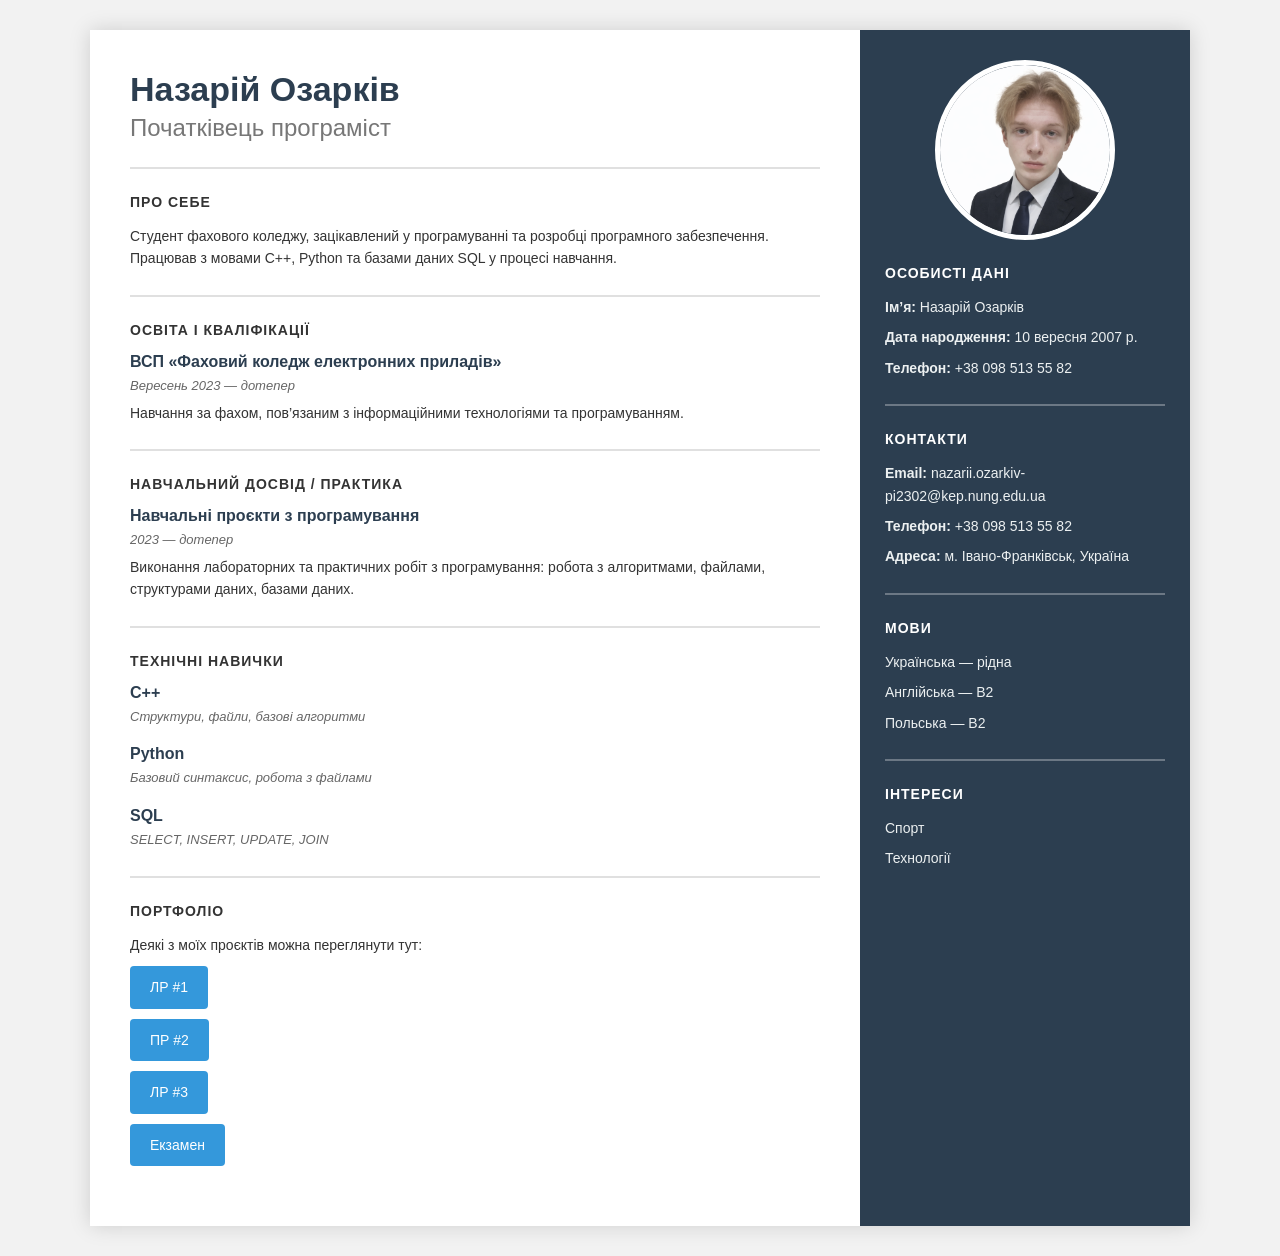
<file: index.html>
<!DOCTYPE html>
<html lang="uk">
<head>
    <meta charset="UTF-8">
    <title>Резюме</title>
    <link rel="stylesheet" href="LR3/styles/main.css">
</head>
<body>
    <div class="container">
        <main class="content">
            <header>
                <h1>Назарій Озарків</h1>
                <h2>Початківець програміст</h2>
            </header>
            <hr>
            <section>
                <h3>Про себе</h3>
                <p>
                    Студент фахового коледжу, зацікавлений у програмуванні та розробці програмного
                    забезпечення. Працював з мовами C++, Python та базами даних SQL у процесі навчання.
                </p>
            </section>

            <hr>

            <section>
                <h3>Освіта і кваліфікації</h3>
                <article class="cv-item">
                    <h4>ВСП «Фаховий коледж електронних приладів»</h4>
                    <p>
                        <time datetime="2023-09">Вересень 2023</time> — дотепер
                    </p>
                    <p>
                        Навчання за фахом, пов’язаним з інформаційними технологіями та програмуванням.
                    </p>
                </article>
            </section>
            <hr>
            <section>
                <h3>Навчальний досвід / практика</h3>
                <article class="cv-item">
                    <h4>Навчальні проєкти з програмування</h4>
                    <p>
                        <time datetime="2023">2023</time> — дотепер
                    </p>
                    <p>
                        Виконання лабораторних та практичних робіт з програмування:
                        робота з алгоритмами, файлами, структурами даних, базами даних.
                    </p>
                </article>
            </section>
            <hr>
            <section>
                <h3>Технічні навички</h3>

                <article class="cv-item">
                    <h4>C++</h4>
                    <p>Структури, файли, базові алгоритми</p>
                </article>

                <article class="cv-item">
                    <h4>Python</h4>
                    <p>Базовий синтаксис, робота з файлами</p>
                </article>

                <article class="cv-item">
                    <h4>SQL</h4>
                    <p>SELECT, INSERT, UPDATE, JOIN</p>
                </article>
            </section>

            <hr>

            <section>
                <h3>Портфоліо</h3>
                <p>Деякі з моїх проєктів можна переглянути тут:</p>
                <nav>
                    <p><a href="LR1/individual_LR1/index.html" class="button">ЛР #1</a></p>
                    <p><a href="PR2/menu.html" class="button">ПР #2</a></p>
                    <p><a href="LR3/menu.html" class="button">ЛР #3</a></p>
                    <p><a href="Екзамен/index.html" class="button">Екзамен</a></p>
                </nav>
            </section>
        </main>

        <aside class="sidebar">

            <figure class="avatar">
                <img src="photo.png" alt="Фото Назарія Озарківа" class="avatar-img">
            </figure>

            <section>
                <h3>Особисті дані</h3>
                <p><strong>Ім’я:</strong> Назарій Озарків</p>
                <p><strong>Дата народження:</strong> <time datetime="2007-09-10">10 вересня 2007 р.</time></p>
                <p><strong>Телефон:</strong> +38 098 513 55 82</p>
            </section>
            <hr>
            <section>
                <h3>Контакти</h3>
                <address>
                    <p><strong>Email:</strong> nazarii.ozarkiv-pi2302@kep.nung.edu.ua</p>
                    <p><strong>Телефон:</strong> +38 098 513 55 82</p>
                    <p><strong>Адреса:</strong> м. Івано-Франківськ, Україна</p>
                </address>
            </section>
            <hr>
            <section>
                <h3>Мови</h3>
                <p>Українська — рідна</p>
                <p>Англійська — B2</p>
                <p>Польська — B2</p>
            </section>
            <hr>
            <section>
                <h3>Інтереси</h3>
                <p>Спорт</p>
                <p>Технології</p>
            </section>

        </aside>

    </div>

</body>
</html>
</file>
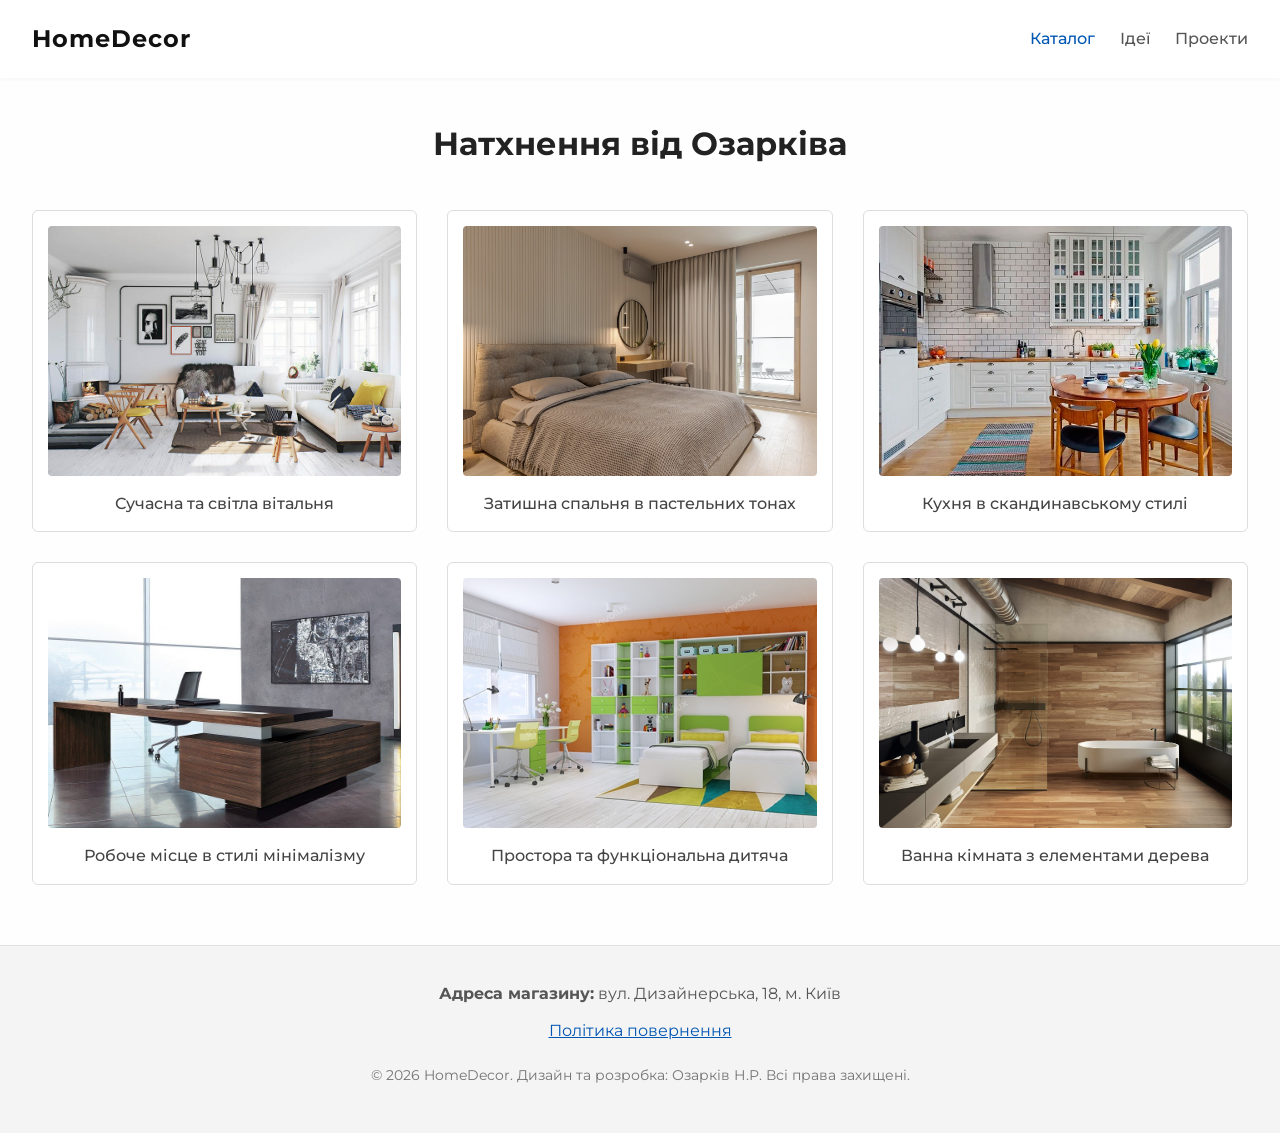
<file: Екзамен/index.html>
<!DOCTYPE html>
<html lang="uk">
<head>
    <meta charset="UTF-8">
    <meta name="viewport" content="width=device-width, initial-scale=1.0">
    <title>HomeDecor — Ідеї для дому</title>
    
    <link rel="preconnect" href="https://fonts.googleapis.com">
    <link rel="preconnect" href="https://fonts.gstatic.com" crossorigin>
    <link href="https://fonts.googleapis.com/css2?family=Montserrat:wght@400;500;700&display=swap" rel="stylesheet">
    
    <link rel="stylesheet" href="style.css">
</head>
<body>

    <header class="site-header">
        <div class="header-container">
            <div class="logo">HomeDecor</div>
            <nav class="site-nav">
                <ul>
                    <li><a href="#">Каталог</a></li>
                    <li><a href="#">Ідеї</a></li>
                    <li><a href="#">Проекти</a></li>
                </ul>
            </nav>
        </div>
    </header>

    <main class="main-content">
        <section class="ideas-section">
            <h2>Натхнення від Озарківа</h2>
            
            <div class="gallery">
                <figure class="gallery-item">
                    <div class="image-wrapper">
                        <img src="images/image1.jpg" alt="Інтер'єр вітальні">
                    </div>
                    <figcaption>Сучасна та світла вітальня</figcaption>
                </figure>

                <figure class="gallery-item">
                    <div class="image-wrapper">
                        <img src="images/image2.jpg" alt="Затишна спальня">
                    </div>
                    <figcaption>Затишна спальня в пастельних тонах</figcaption>
                </figure>

                <figure class="gallery-item">
                    <div class="image-wrapper">
                        <img src="images/image3.jpg" alt="Скандинавська кухня">
                    </div>
                    <figcaption>Кухня в скандинавському стилі</figcaption>
                </figure>

                <figure class="gallery-item">
                    <div class="image-wrapper">
                        <img src="images/image4.jpg" alt="Мінімалістичний офіс">
                    </div>
                    <figcaption>Робоче місце в стилі мінімалізму</figcaption>
                </figure>

                <figure class="gallery-item">
                    <div class="image-wrapper">
                        <img src="images/image5.jpg" alt="Дитяча кімната">
                    </div>
                    <figcaption>Простора та функціональна дитяча</figcaption>
                </figure>

                <figure class="gallery-item">
                    <div class="image-wrapper">
                        <img src="images/image6.jpg" alt="Стильна ванна кімната">
                    </div>
                    <figcaption>Ванна кімната з елементами дерева</figcaption>
                </figure>
            </div>
        </section>
    </main>

    <footer class="site-footer">
        <div class="footer-content">
            <p><strong>Адреса магазину:</strong> вул. Дизайнерська, 18, м. Київ</p>
            <p><a href="#">Політика повернення</a></p>
            <p>&copy; 2026 HomeDecor. Дизайн та розробка: Озарків Н.Р. Всі права захищені.</p>
        </div>
    </footer>
</body>
</html>
</file>
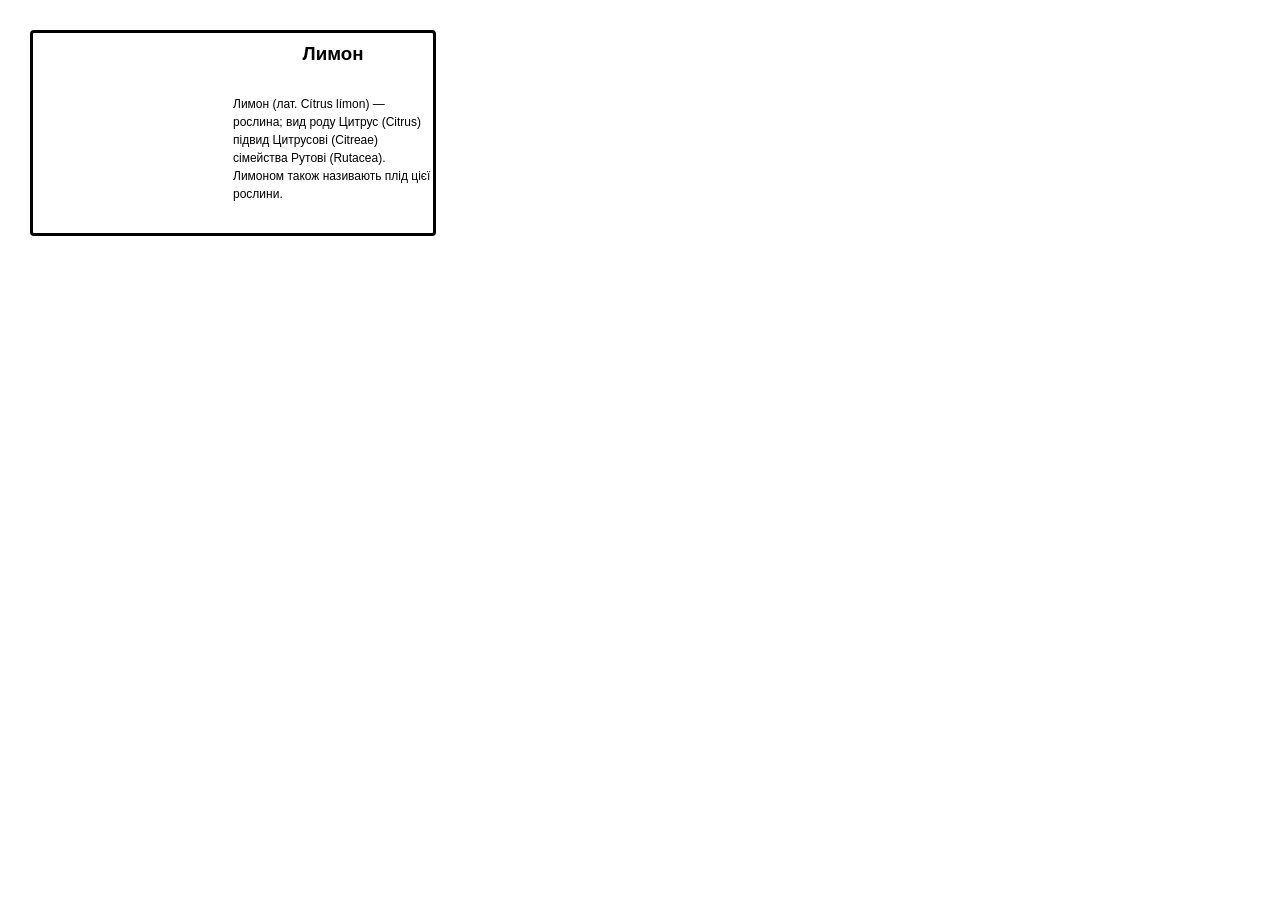
<file: PR2/task_lemon/index.html>
<!DOCTYPE html>
<html lang="en">
<head>
    <meta charset="UTF-8">
    <title>Title</title>
    <link rel="stylesheet" href="style.css">
</head>
<body>
    <div class="myblock">
        <div class="lemon"></div>
        <div class="about-lemon">
            <h3>Лимон</h3>
            <p>Лимон (лат. Cítrus límon) — рослина; вид роду Цитрус (Citrus) підвид Цитрусові (Citreae) сімейства Рутові (Rutacea). Лимоном також називають плід цієї рослини.</p>
        </div>
    </div>
</body>
</html>
</file>
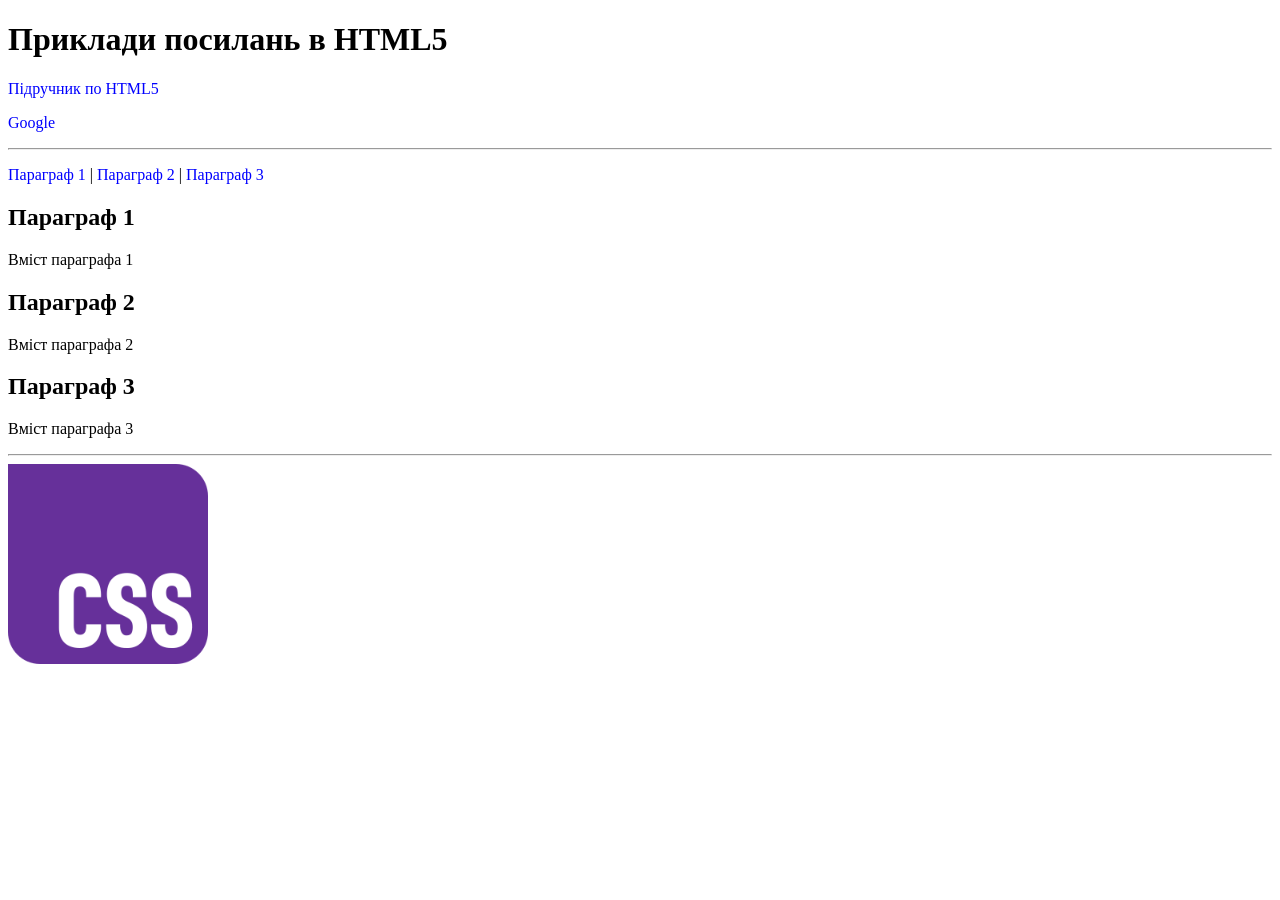
<file: LR1/examples_LR1/example_6/index.html>
<!DOCTYPE html>
<html>
<head>
    <meta charset="utf-8">
    <title>Посилання в HTML5</title>

    <style>
        a:link {
            color: blue;
            text-decoration: none;
        }

        a:visited {
            color: purple;
            text-decoration: none;
        }

        a:hover {
            color: red;
            text-decoration: underline;
        }

        a:active {
            color: orange;
            text-decoration: underline;
        }
    </style>
</head>

<body>

    <h1>Приклади посилань в HTML5</h1>

    <p>
        <a href="content.html">Підручник по HTML5</a>
    </p>

    <p>
        <a href="https://www.google.com/" target="_blank">Google</a>
    </p>

    <hr>

    <p>
        <a href="#paragraph1">Параграф 1</a> |
        <a href="#paragraph2">Параграф 2</a> |
        <a href="#paragraph3">Параграф 3</a>
    </p>

    <h2 id="paragraph1">Параграф 1</h2>
    <p>Вміст параграфа 1</p>

    <h2 id="paragraph2">Параграф 2</h2>
    <p>Вміст параграфа 2</p>

    <h2 id="paragraph3">Параграф 3</h2>
    <p>Вміст параграфа 3</p>

    <hr>

    <a href="index.html">
        <img src="cover.svg.png" alt="HTML tutorial" width="200">
    </a>

</body>
</html>
</file>
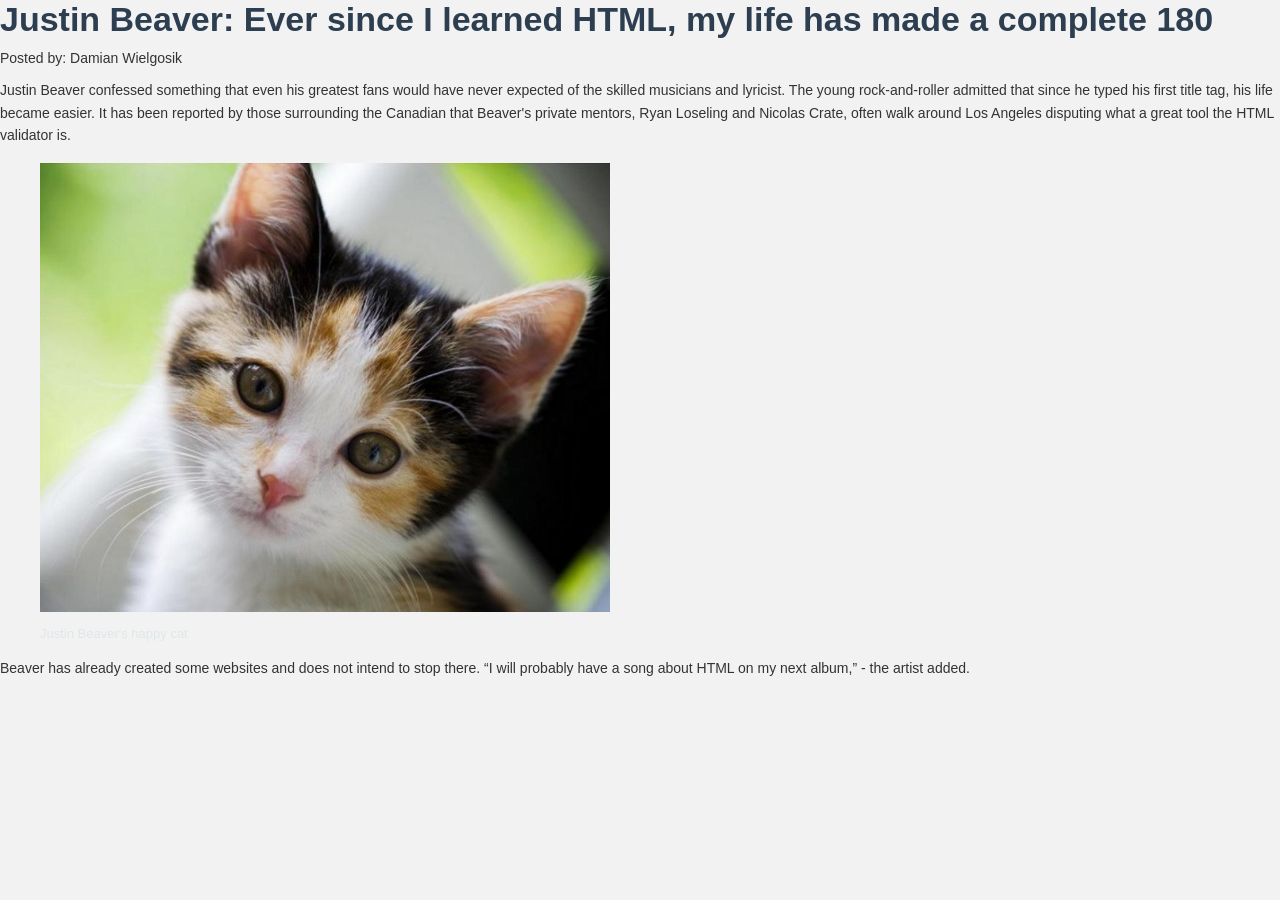
<file: LR3/article.html>
<!DOCTYPE html>
<html lang="en">
<head>
    <meta charset="utf-8">
    <title>Justin Beaver fascinated by HTML</title>
    <link rel="stylesheet" href="styles/main.css">
</head>
<body>
    <article>
        <header>
            <h1>Justin Beaver: Ever since I learned HTML, my life has made a complete 180</h1>
            <p>Posted by: Damian Wielgosik</p>
        </header>

        <p>
            Justin Beaver confessed something that even his greatest fans would have never expected of the skilled musicians and lyricist.
            The young rock-and-roller admitted that since he typed his first title tag, his life became easier. 
            It has been reported by those surrounding the Canadian that Beaver's private mentors, Ryan Loseling and Nicolas Crate, 
            often walk around Los Angeles disputing what a great tool the HTML validator is.
        </p>

        <figure>
            <img src="images/cat.jpg" alt="Justin Beaver's cat is pleased">
            <figcaption>Justin Beaver's happy cat</figcaption>
        </figure>

        <p>
            Beaver has already created some websites and does not intend to stop there.
            <q>I will probably have a song about HTML on my next album,</q> - the artist added.
        </p>
    </article>
</body>
</html>
</file>
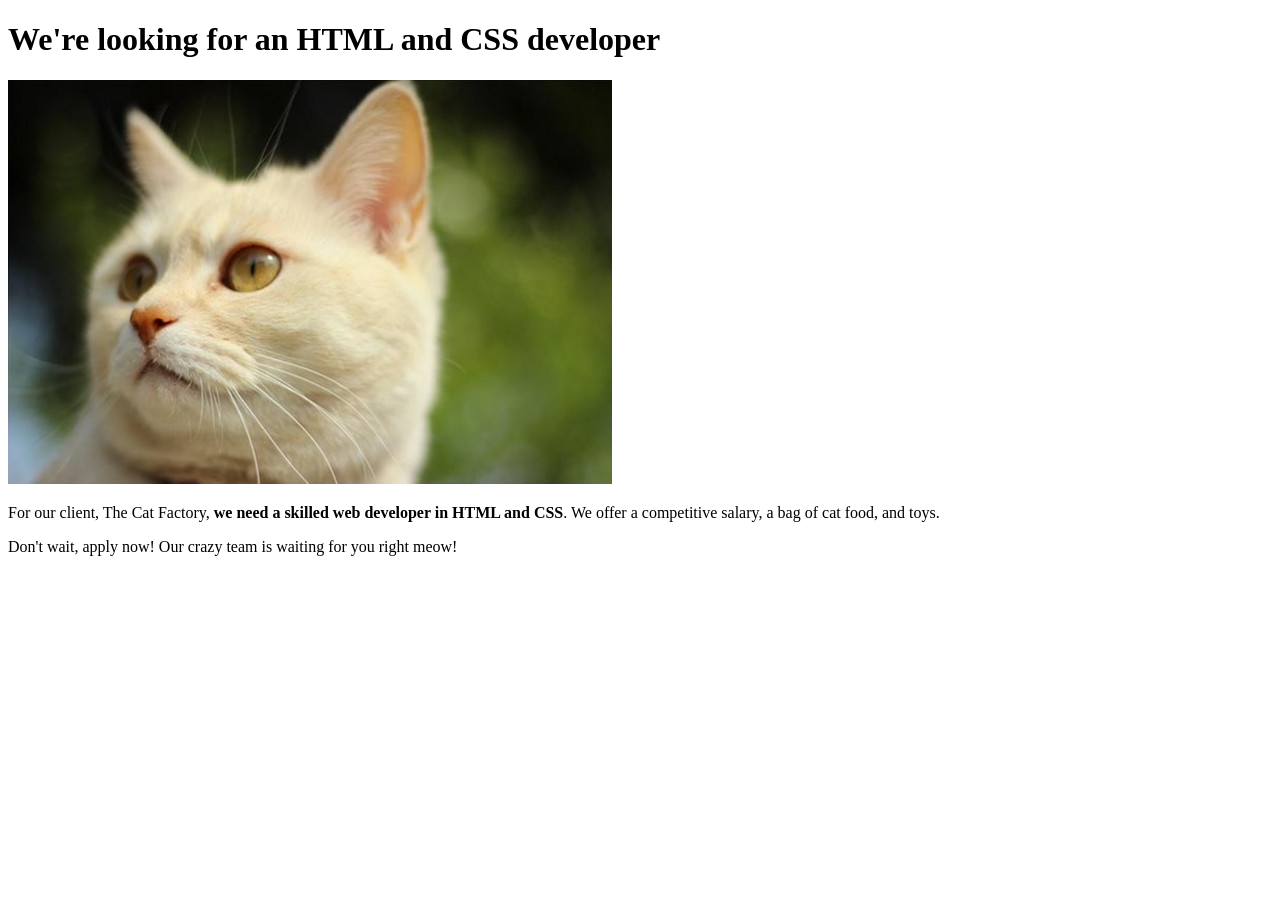
<file: LR3/vacancy.html>
<!DOCTYPE html>
<html lang="en">
    <head>
        <meta charset="UTF-8">
        <title>Job Offer: HTML and CSS developer</title>
        <meta charset="utf-8">
    </head>
    <body>
        <h1>We're looking for an HTML and CSS developer</h1>
        <img src="images/whitecat.jpg" alt="Логотип компанії">
        
        <p>For our client, The Cat Factory, <strong>we need a skilled web developer in HTML and CSS</strong>. 
        We offer a competitive salary, a bag of cat food, and toys.</p>
        
        <p>Don't wait, apply now! Our crazy team is waiting for you right meow!</p>
    </body>
    </html>
</file>
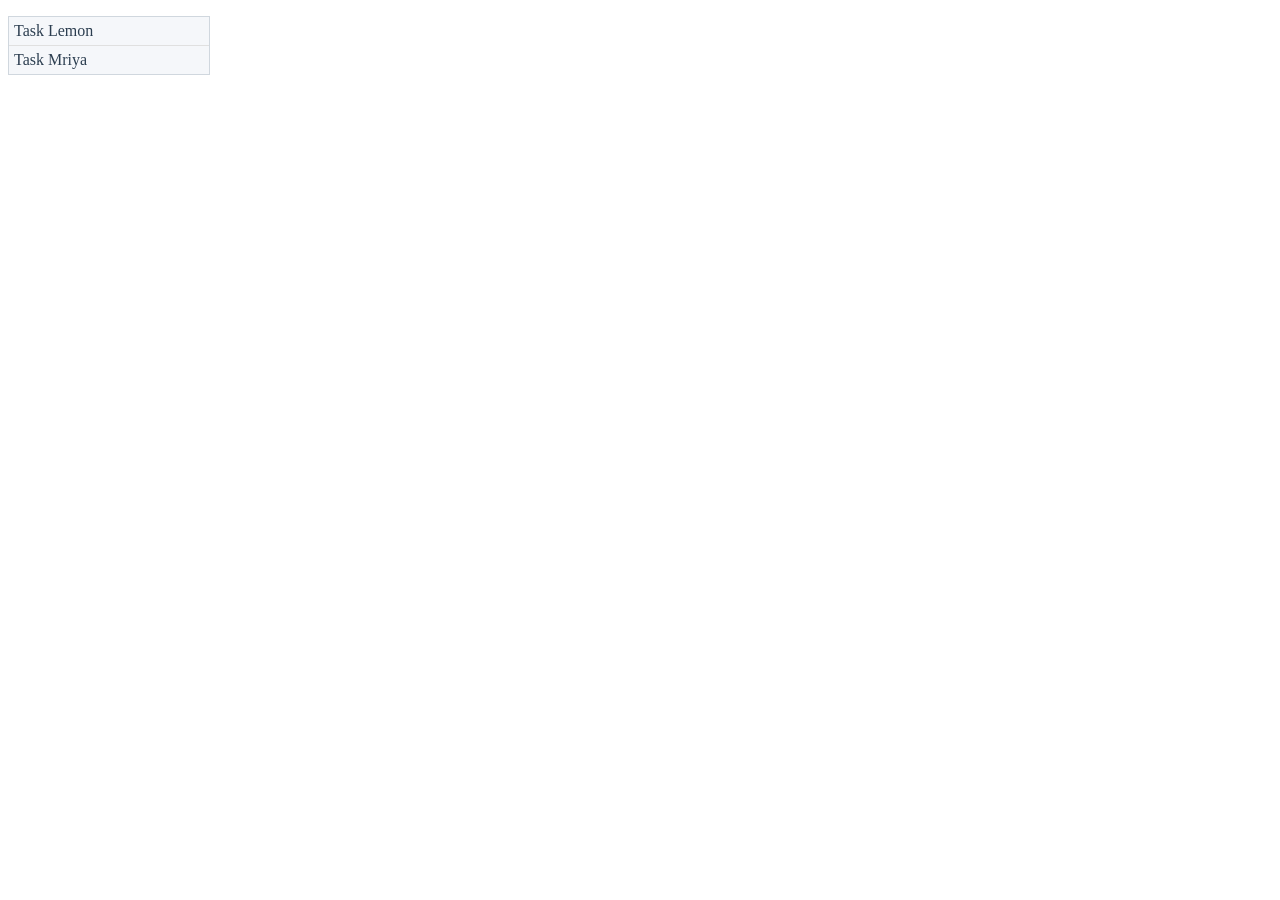
<file: PR2/menu.html>
<!DOCTYPE html>
<html lang="uk">
<head>
    <meta charset="UTF-8">
    <title>Навігаційне меню</title>
    <link rel="stylesheet" href="styles/main_menu.css">
</head>
<body>
    <nav>
        <ul class="site-nav">
            <li class="site-nav-item">
                <a href="task_lemon/index.html">Task Lemon</a>
            </li>
            <li class="site-nav-item">
              <a href="task_mriya/cossacs.html">Task Mriya</a>
            </li>
        </ul>
    </nav>
</body>
</html>
</file>
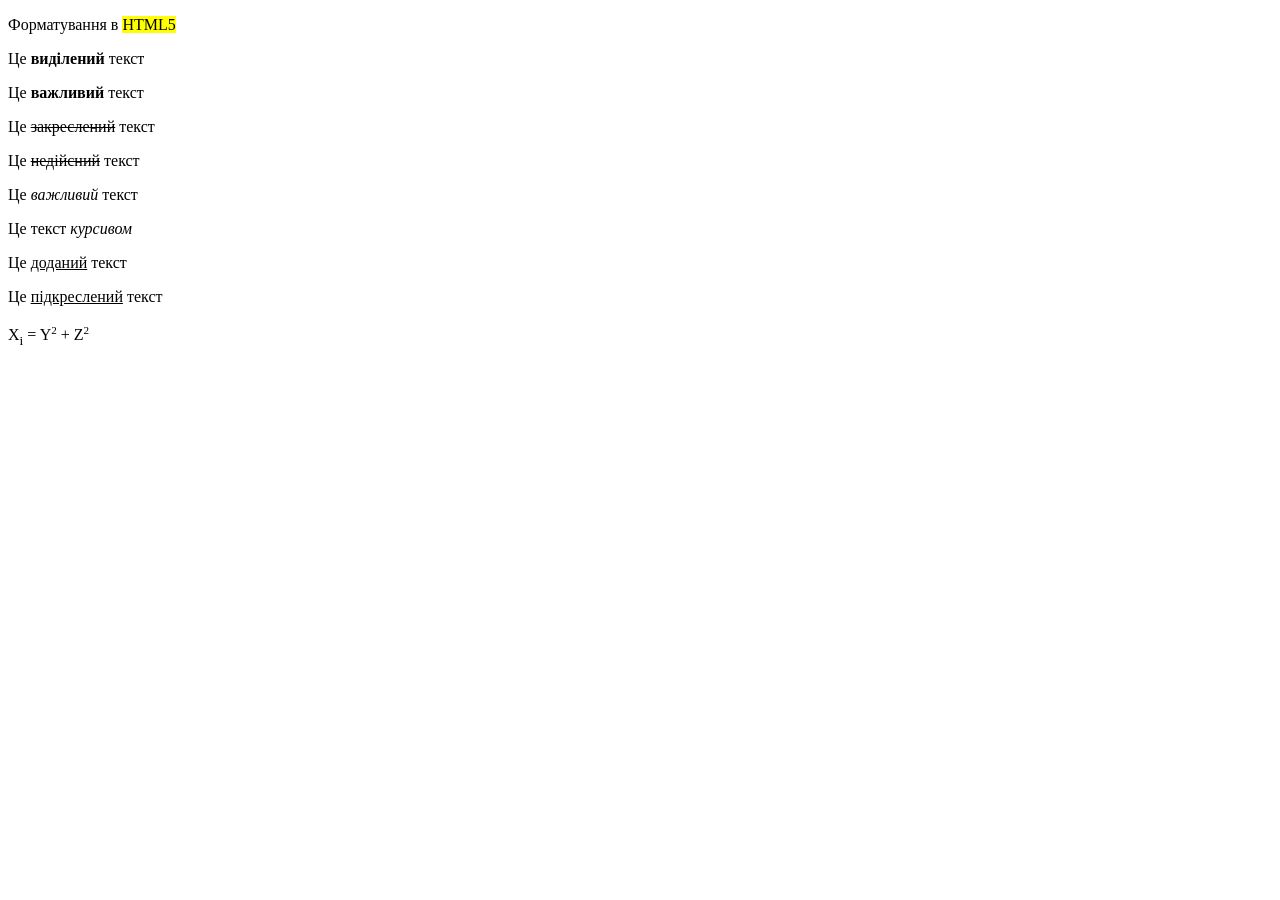
<file: LR1/examples_LR1/example_2.html>
<!DOCTYPE html>
<html>
<head>
    <meta charset="utf-8">
    <title>Форматування тексту в HTML5</title>
</head>

<body>

    <p>Форматування в <mark>HTML5</mark></p>

    <p>Це <b>виділений</b> текст</p>

    <p>Це <strong>важливий</strong> текст</p>

    <p>Це <del>закреслений</del> текст</p>

    <p>Це <s>недійсний</s> текст</p>

    <p>Це <em>важливий</em> текст</p>

    <p>Це текст <i>курсивом</i></p>

    <p>Це <ins>доданий</ins> текст</p>

    <p>Це <u>підкреслений</u> текст</p>

    <p>
        X<sub>i</sub> = Y<sup><small>2</small></sup> +
        Z<sup><small>2</small></sup>
    </p>

</body>
</html>
</file>
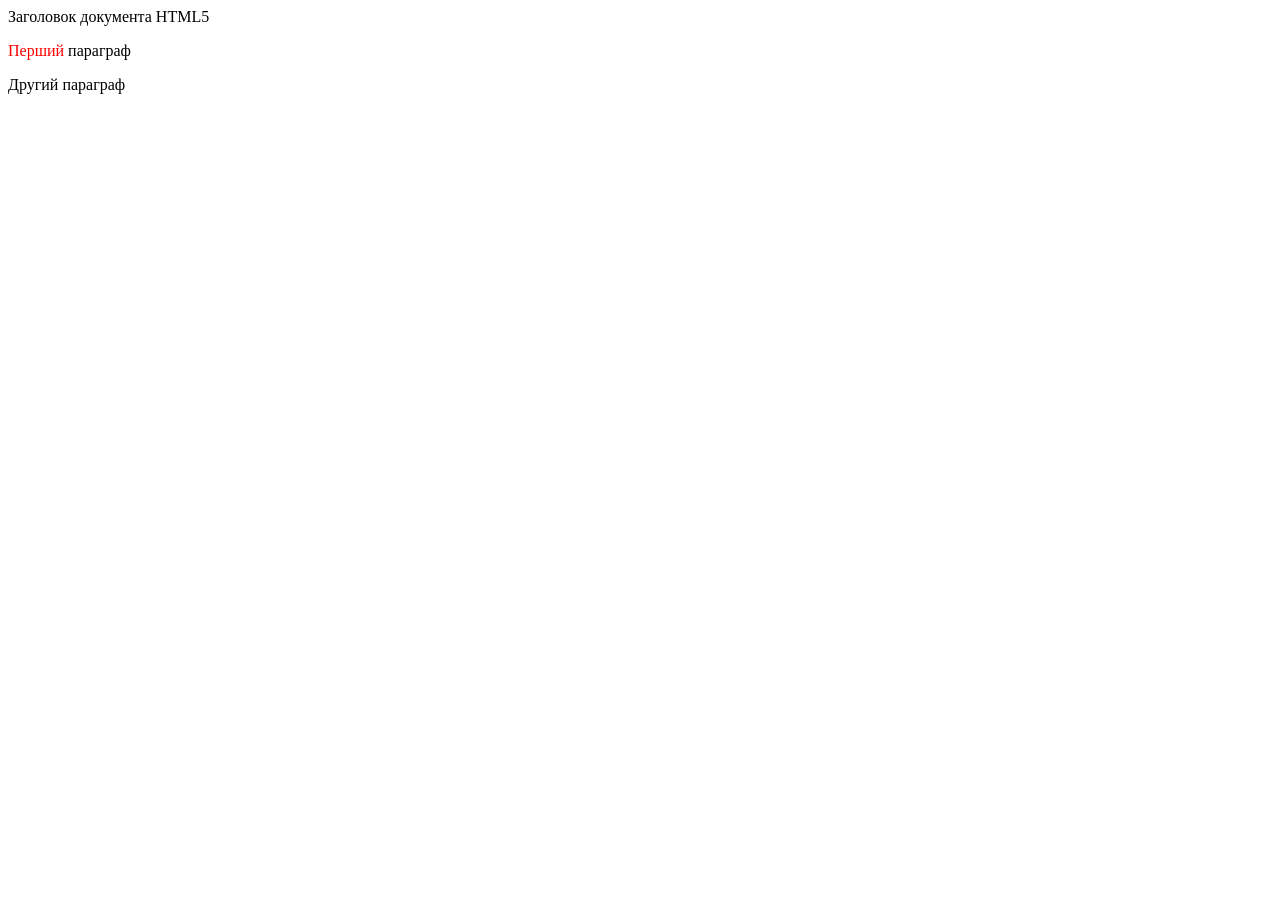
<file: LR1/examples_LR1/example_3.html>
<!DOCTYPE html>
<html>
<head>
    <meta charset="utf-8">
    <title>Документ HTML5</title>
</head>

<body>

    <div>Заголовок документа HTML5</div>

    <div>
        <p>
            <span style="color:red;">Перший</span> параграф
        </p>

        <p>
            <span>Другий</span> параграф
        </p>
    </div>

</body>
</html>
</file>
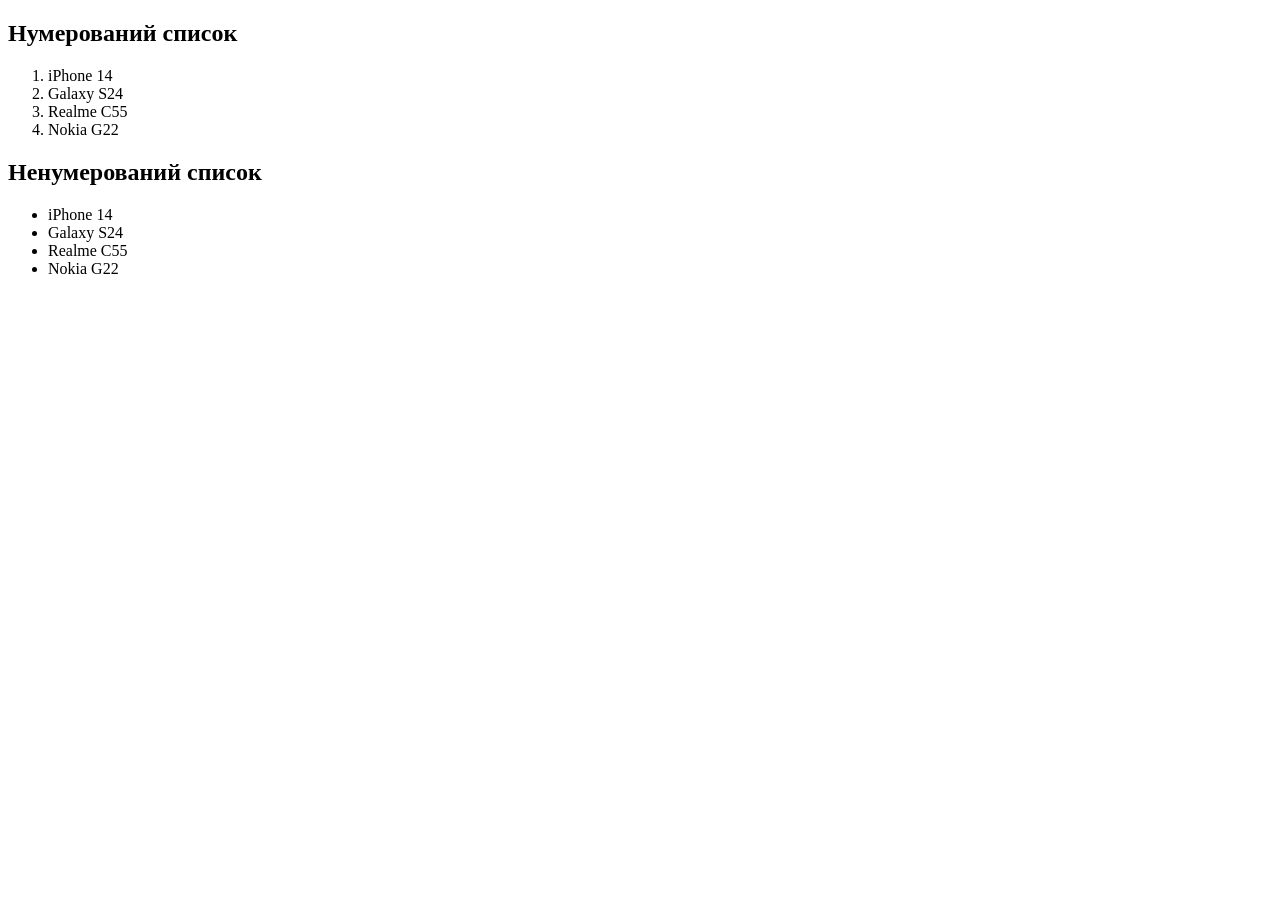
<file: LR1/examples_LR1/example_5.html>
<!DOCTYPE html>
<html>
<head>
    <meta charset="utf-8">
    <title>Списки в HTML5</title>
</head>

<body>

    <h2>Нумерований список</h2>

    <ol>
        <li>iPhone 14</li>
        <li>Galaxy S24</li>
        <li>Realme C55</li>
        <li>Nokia G22</li>
    </ol>

    <h2>Ненумерований список</h2>

    <ul>
        <li>iPhone 14</li>
        <li>Galaxy S24</li>
        <li>Realme C55</li>
        <li>Nokia G22</li>
    </ul>

</body>
</html>
</file>
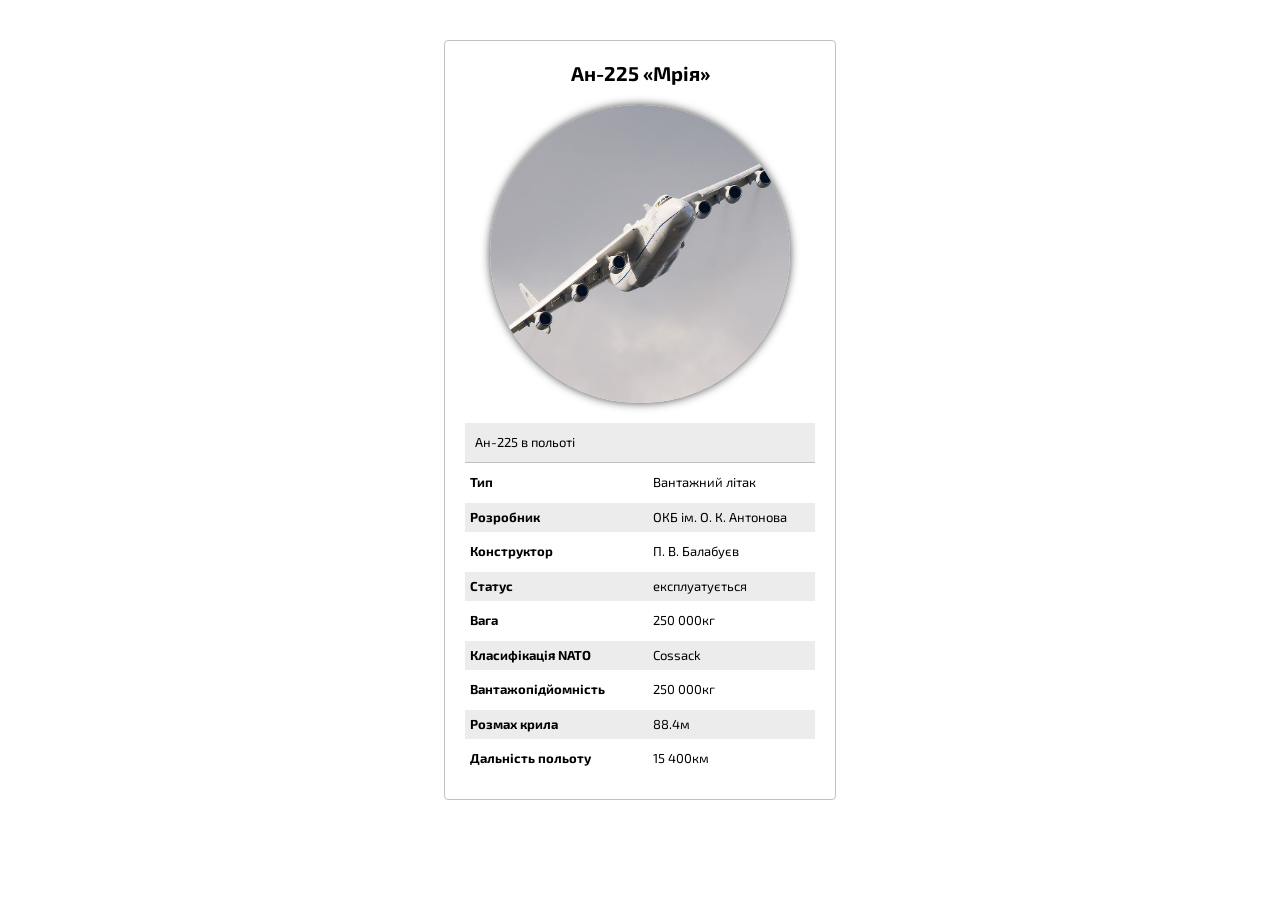
<file: PR2/task_mriya/cossacs.html>
<!DOCTYPE html>
<html lang="en">
<head>
    <meta charset="UTF-8">
    <title>Мрія</title>
    <link rel="stylesheet" href="cossacs.css">
    <link href="https://fonts.googleapis.com/css?family=Exo+2:400,700" rel="stylesheet">
</head>
<body>
    <div class="wrap">
        <h1>Ан-225 «Мрія»</h1>
        <img src="cossacs.jpg" alt="Ан-225">
        <p class="info">Ан-225 в польоті</p>
        <p><span class="side">Тип</span> 	Вантажний літак</p>
        <p><span class="side">Розробник</span> ОКБ ім. О. К. Антонова</p>
        <p><span class="side">Конструктор</span> 	П. В. Балабуєв</p>
        <p><span class="side">Статус</span> 	експлуатується</p>
        <p><span class="side">Вага</span> 250 000кг</p>
        <p><span class="side">Класифікація NATO</span> Cossack</p>
        <p><span class="side">Вантажопідйомність</span> 250 000кг</p>
        <p><span class="side">Розмах крила</span> 88.4м</p>
        <p><span class="side">Дальність польоту</span> 15 400км</p>
    </div>
</body>
</html>
</file>
<file: LR3/styles/main.css>
body {
    margin: 0;
    font-family: Arial, sans-serif;
    background: #f2f2f2;
    color: #333;
}

.container {
    display: flex;
    max-width: 1100px;
    margin: 30px auto;
    background: #ffffff;
    box-shadow: 0 0 20px rgba(0, 0, 0, 0.15);
}

.content {
    width: 70%;
    padding: 40px;
    box-sizing: border-box;
}

.sidebar {
    width: 30%;
    background: #2c3e50;
    color: #ecf0f1;
    padding: 30px 25px;
    box-sizing: border-box;
}

header {
    margin-bottom: 10px;
}

main section,
main footer,
aside section {
    margin-bottom: 20px;
}

figure.avatar {
    width: 180px;
    margin: 0 auto 25px;
    text-align: center;
}

.avatar-img {
    width: 180px;
    height: 180px;
    object-fit: cover;
    display: block;
    border-radius: 50%;
    overflow: hidden;
    border: 5px solid #ffffff;
    box-sizing: border-box;
}

figcaption {
    margin-top: 10px;
    font-size: 13px;
    color: #dfe6e9;
}

hr {
    margin: 25px 0;
    border: none;
    border-bottom: 2px solid #e0e0e0;
}

.sidebar hr {
    border-bottom: 2px solid rgba(255, 255, 255, 0.3);
}

h1 {
    margin-top: 0;
    margin-bottom: 5px;
    font-size: 34px;
    color: #2c3e50;
}

h2 {
    margin-top: 5px;
    margin-bottom: 0;
    font-weight: normal;
    color: #777;
}

h3 {
    text-transform: uppercase;
    font-size: 14px;
    letter-spacing: 1px;
    margin-bottom: 15px;
}

h4 {
    margin: 0 0 5px 0;
    font-size: 16px;
    color: #2c3e50;
}

.sidebar h3,
.sidebar h4 {
    color: #ffffff;
}

.cv-item {
    margin-bottom: 18px;
}

.cv-item p {
    margin: 5px 0;
}

main .cv-item p:first-of-type {
    font-size: 13px;
    font-style: italic;
    color: #666;
}

p {
    font-size: 14px;
    line-height: 1.6;
    margin: 8px 0;
}

.sidebar p {
    font-size: 14px;
}

nav p {
    margin: 10px 0;
}

address {
    font-style: normal;
}

time {
    font-style: inherit;
}

a.button {
    display: inline-block;
    padding: 10px 20px;
    background-color: #3498db;
    color: #fff;
    text-decoration: none;
    border-radius: 4px;
    transition: background-color 0.3s;
}

a.button:hover {
    background-color: #2980b9;
}
</file>
<file: Екзамен/style.css>
* {
    box-sizing: border-box;
    margin: 0;
    padding: 0;
}

body {
    font-family: 'Montserrat', sans-serif;
    background-color: #fefefe;
    color: #333333;
    line-height: 1.6;
}

.site-header {
    background-color: #ffffff;
    position: sticky;
    top: 0;
    z-index: 1000;
    box-shadow: 0 2px 4px rgba(0, 0, 0, 0.03);
    animation: makeShadowVisible linear forwards;
    animation-timeline: scroll();
    animation-range: 0px 100px;
}

@keyframes makeShadowVisible {
    100% {
        box-shadow: 0 10px 25px rgba(0, 0, 0, 0.18);
    }
}

.header-container {
    width: 95%;
    margin: 0 auto;
    display: flex;
    justify-content: space-between;
    align-items: center;
    padding: 20px 0;
}

.logo {
    font-size: 24px;
    font-weight: 700;
    letter-spacing: 1px;
    color: #111;
}

.site-nav ul {
    display: flex;
    list-style: none;
    gap: 25px;
}

.site-nav a {
    text-decoration: none;
    color: #555555;
    font-weight: 500;
    transition: color 0.3s ease;
}

.site-nav a:hover {
    color: #000000;
}

.site-nav ul li:first-child a {
    color: #0056b3;
}

.main-content {
    width: 95%;
    margin: 40px auto;
}

.ideas-section h2 {
    text-align: center;
    font-size: 32px;
    margin-bottom: 40px;
    color: #222;
}

.gallery {
    display: flex;
    flex-direction: column;
    gap: 30px;
}

.gallery-item {
    background: #ffffff;
    border: 1px solid #dddddd;
    border-radius: 6px;
    padding: 15px;
    width: 100%;
    box-shadow: 0 6px 15px rgba(0, 0, 0, 0.12);
}

.image-wrapper {
    overflow: hidden;
    border-radius: 4px;
}

.gallery-item img {
    width: 100%;
    height: 250px;
    display: block;
    object-fit: cover;
    transition: transform 0.5s ease;
}

figcaption {
    margin-top: 15px;
    font-size: 16px;
    text-align: center;
    font-weight: 500;
    color: #444444;
}

.site-footer {
    background-color: #f4f4f4;
    color: #555555;
    text-align: center;
    padding: 35px 20px;
    margin-top: 60px;
    border-top: 1px solid #e0e0e0;
}

.footer-content p {
    margin-bottom: 12px;
}

.footer-content a {
    color: #0056b3;
    text-decoration: underline;
    transition: color 0.3s;
}

.footer-content a:hover {
    color: #000000;
}

.footer-content p:last-child {
    font-size: 14px;
    margin-top: 20px;
    opacity: 0.8;
}

@media (min-width: 768px) {
    .gallery {
        flex-direction: row;
        flex-wrap: wrap;
        justify-content: space-between;
    }

    .gallery-item {
        width: calc(33.333% - 20px);
        box-shadow: none;
    }

    .gallery-item:hover img {
        transform: scale(1.05);
    }
}
</file>
<file: PR2/task_lemon/style.css>
* {
    margin: 0;
    padding: 0;
    font-family: Arial, sans-serif;
}

.myblock {
    width: 400px;
    height: 200px;
    border: 3px solid black;
    border-radius: 4px;
    margin: 30px;
}

.lemon {
    width: 180px;
    height: 180px;
    margin: 10px;
    background: url(https://cdn4.iconfinder.com/data/icons/Limon_iContainer/512/Grapefruit.png);
    background-size: contain;
    background-position: 50%;
    border-radius: 5px;
    float: left;
}

.about-lemon h3 {
    text-align: center;
    padding: 10px 0;
}

.about-lemon p {
    font-size: 12px;
    line-height: 150%;
    margin: 20px 0;
}
</file>
<file: PR2/styles/main_menu.css>
.site-nav {
    background-color: #f5f7fa; /* світло-сірий */
    list-style: none;
    padding: 0;
    width: 200px;
    border: 1px solid #d0d7de;
}

.site-nav .site-nav-item {
    border-bottom: 1px solid #e0e0e0;
    padding: 5px;
}

.site-nav .site-nav-item:last-child {
    border-bottom: 0;
}

.site-nav .site-nav-item a {
    color: #2c3e50; /* темно-сірий текст */
    text-decoration: none;
}

.site-nav .site-nav-item a:hover {
    color: #1a73e8; /* приємний синій */
}
</file>
<file: PR2/task_mriya/cossacs.css>
* {
    margin: 0;
}

html, body {
    font-family: 'Exo 2', sans-serif;
}

.wrap {
    width: 350px;
    margin: 40px auto;
    border: 1px solid #c0c0c0;
    padding: 20px;
    border-radius: 4px;
}

h1 {
    font-size: 20px;
    text-align: center;
    margin-bottom: 20px;
}

img {
    width: 300px;
    display: block;
    margin: 20px auto;
    border-radius: 300px;
    box-shadow: 0 0 10px #454545;
}

p {
    font-size: 13px;
    line-height: 150%;
    margin: 5px 0;
    padding: 5px;
}

.info {
    border-bottom: 1px solid #c0c0c0;
    padding: 10px;
}

.side {
    font-weight: 700;
    width: 180px;
    display: inline-block;
}

p:nth-child(odd) {
    background: #ececec;
}
</file>
